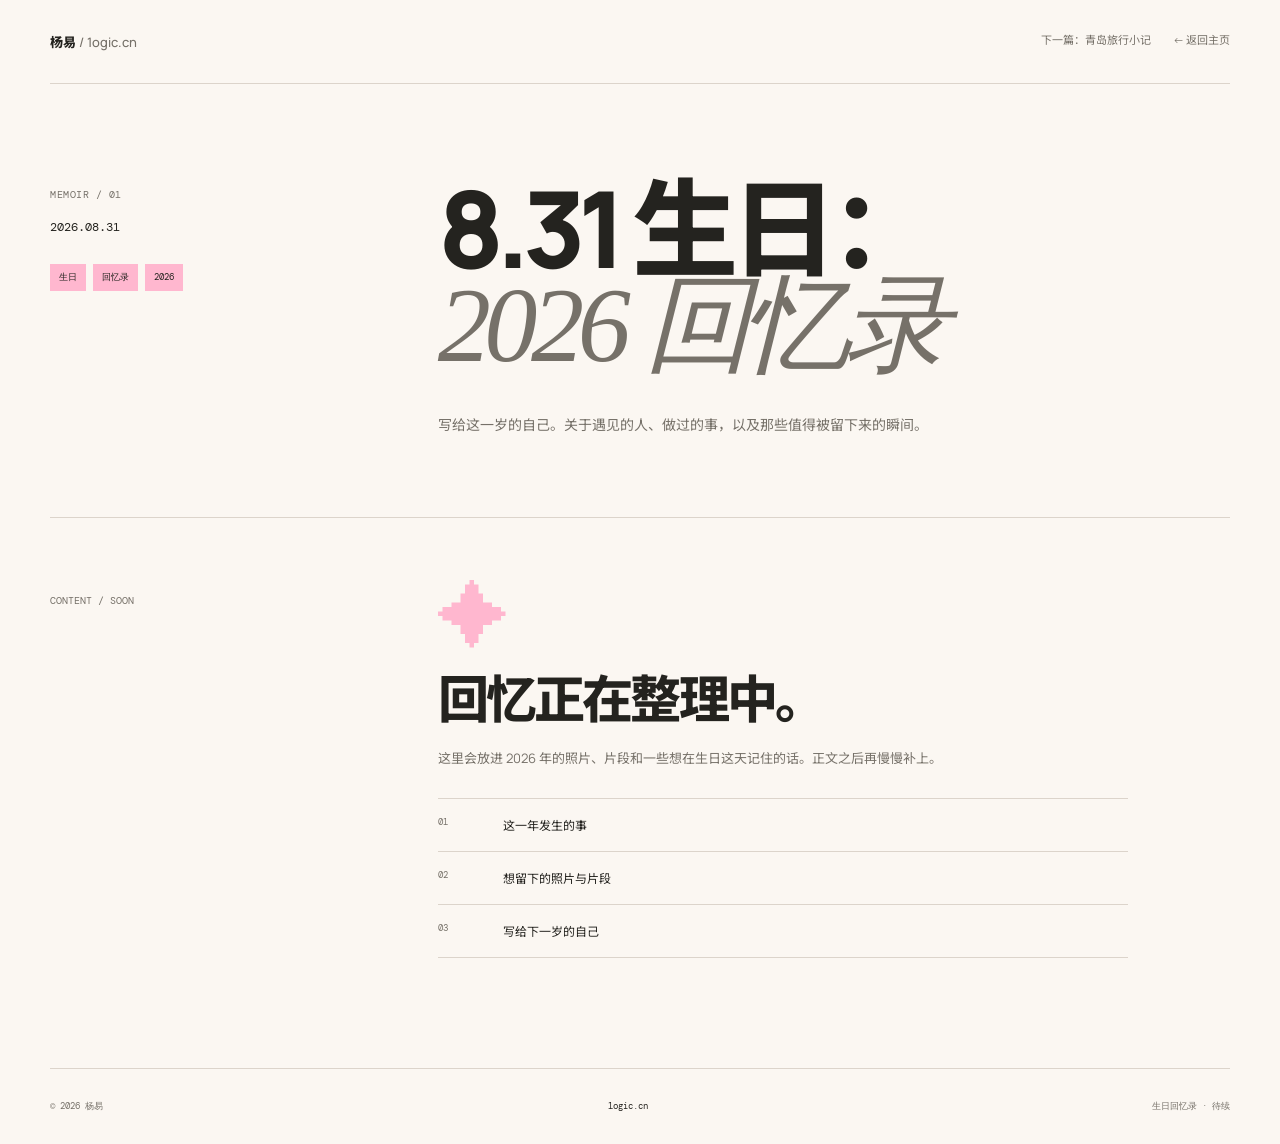
<file: posts/2026-memoir/index.html>
<!doctype html>
<html lang="zh-CN">
  <head>
    <meta charset="UTF-8" />
    <meta name="viewport" content="width=device-width, initial-scale=1.0" />
    <meta name="theme-color" content="#fbf7f2" />
    <meta name="description" content="杨易的 2026 回忆录，写在 8 月 31 日生日。" />
    <title>8.31 生日：2026 回忆录 / 杨易</title>
    <link rel="preconnect" href="https://fonts.googleapis.com" />
    <link rel="preconnect" href="https://fonts.gstatic.com" crossorigin />
    <link href="https://fonts.googleapis.com/css2?family=DM+Mono:wght@400;500&family=Manrope:wght@400;500;600;700;800&family=Noto+Sans+SC:wght@400;500;600;700;800&display=swap" rel="stylesheet" />
    <link rel="stylesheet" href="../../styles.css" />
    <link rel="stylesheet" href="../post.css" />
  </head>
  <body>
    <main class="post-page memoir-page">
      <header class="post-topbar">
        <a class="post-brand" href="/">杨易 <span>/ 1ogic.cn</span></a>
        <nav class="post-nav" aria-label="文章导航"><a href="/posts/qingdao-trip/">下一篇：青岛旅行小记</a><a href="/">← 返回主页</a></nav>
      </header>
      <article>
        <header class="post-hero">
          <div class="post-meta"><p class="post-kicker">MEMOIR / 01</p><time class="post-date" datetime="2026-08-31">2026.08.31</time><div class="post-tags"><span>生日</span><span>回忆录</span><span>2026</span></div></div>
          <div class="post-title"><h1>8.31 生日：<em>2026 回忆录</em></h1><p class="post-deck">写给这一岁的自己。关于遇见的人、做过的事，以及那些值得被留下来的瞬间。</p></div>
        </header>
        <div class="post-rule"></div>
        <section class="post-placeholder">
          <span class="placeholder-label">CONTENT / SOON</span>
          <div class="placeholder-content"><span class="placeholder-mark">✦</span><h2>回忆正在整理中。</h2><p>这里会放进 2026 年的照片、片段和一些想在生日这天记住的话。正文之后再慢慢补上。</p><div class="outline-list" aria-label="计划内容"><div class="outline-row"><span>01</span><span>这一年发生的事</span></div><div class="outline-row"><span>02</span><span>想留下的照片与片段</span></div><div class="outline-row"><span>03</span><span>写给下一岁的自己</span></div></div></div>
        </section>
      </article>
      <footer class="post-footer"><span>© 2026 杨易</span><a href="/">1ogic.cn</a><span>生日回忆录 · 待续</span></footer>
    </main>
  </body>
</html>
</file>
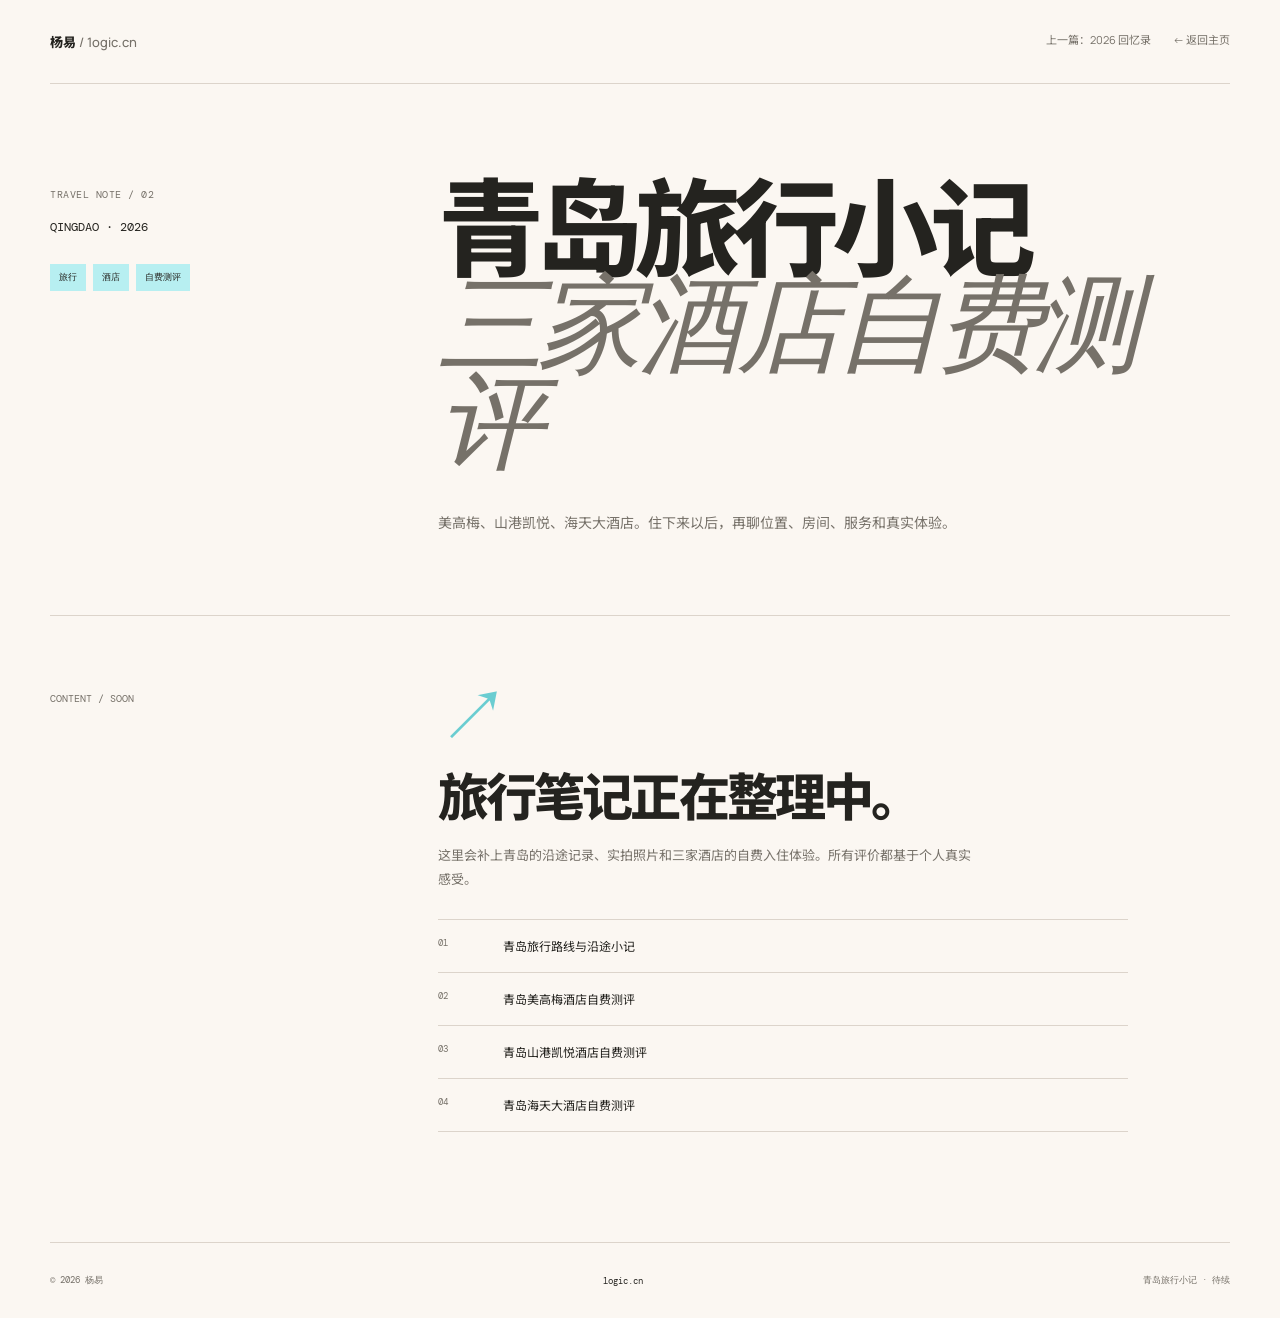
<file: posts/qingdao-trip/index.html>
<!doctype html>
<html lang="zh-CN">
  <head>
    <meta charset="UTF-8" />
    <meta name="viewport" content="width=device-width, initial-scale=1.0" />
    <meta name="theme-color" content="#fbf7f2" />
    <meta name="description" content="杨易的青岛旅行小记，以及美高梅、山港凯悦、海天大酒店自费测评。" />
    <title>青岛旅行小记 / 杨易</title>
    <link rel="preconnect" href="https://fonts.googleapis.com" />
    <link rel="preconnect" href="https://fonts.gstatic.com" crossorigin />
    <link href="https://fonts.googleapis.com/css2?family=DM+Mono:wght@400;500&family=Manrope:wght@400;500;600;700;800&family=Noto+Sans+SC:wght@400;500;600;700;800&display=swap" rel="stylesheet" />
    <link rel="stylesheet" href="../../styles.css" />
    <link rel="stylesheet" href="../post.css" />
  </head>
  <body>
    <main class="post-page travel-page">
      <header class="post-topbar">
        <a class="post-brand" href="/">杨易 <span>/ 1ogic.cn</span></a>
        <nav class="post-nav" aria-label="文章导航"><a href="/posts/2026-memoir/">上一篇：2026 回忆录</a><a href="/">← 返回主页</a></nav>
      </header>
      <article>
        <header class="post-hero">
          <div class="post-meta"><p class="post-kicker">TRAVEL NOTE / 02</p><span class="post-date">QINGDAO · 2026</span><div class="post-tags"><span>旅行</span><span>酒店</span><span>自费测评</span></div></div>
          <div class="post-title"><h1>青岛旅行小记<em>三家酒店自费测评</em></h1><p class="post-deck">美高梅、山港凯悦、海天大酒店。住下来以后，再聊位置、房间、服务和真实体验。</p></div>
        </header>
        <div class="post-rule"></div>
        <section class="post-placeholder">
          <span class="placeholder-label">CONTENT / SOON</span>
          <div class="placeholder-content"><span class="placeholder-mark">↗</span><h2>旅行笔记正在整理中。</h2><p>这里会补上青岛的沿途记录、实拍照片和三家酒店的自费入住体验。所有评价都基于个人真实感受。</p><div class="outline-list" aria-label="计划内容"><div class="outline-row"><span>01</span><span>青岛旅行路线与沿途小记</span></div><div class="outline-row"><span>02</span><span>青岛美高梅酒店自费测评</span></div><div class="outline-row"><span>03</span><span>青岛山港凯悦酒店自费测评</span></div><div class="outline-row"><span>04</span><span>青岛海天大酒店自费测评</span></div></div></div>
        </section>
      </article>
      <footer class="post-footer"><span>© 2026 杨易</span><a href="/">1ogic.cn</a><span>青岛旅行小记 · 待续</span></footer>
    </main>
  </body>
</html>
</file>
<file: styles.css>
:root {
  --paper: #f5f1ea;
  --paper-soft: #ebe6dd;
  --ink: #1d1d1a;
  --ink-soft: #6f6c64;
  --line: #d5d0c6;
  --acid: #d6ff57;
  --white: #fffdf9;
  --serif: Georgia, "Times New Roman", serif;
  --sans: "Manrope", "Noto Sans SC", sans-serif;
  --mono: "DM Mono", monospace;
}

* { box-sizing: border-box; }
html { scroll-behavior: smooth; }
body { margin: 0; background: var(--paper); color: var(--ink); font-family: var(--sans); transition: background .3s ease, color .3s ease; }
body.dark { --paper: #20211e; --paper-soft: #2b2c28; --ink: #f5f1ea; --ink-soft: #aca99f; --line: #484942; --white: #2a2b27; }
a { color: inherit; text-decoration: none; }
button { color: inherit; font: inherit; }
img { display: block; max-width: 100%; }
.site-shell { overflow: hidden; }
.topbar, .section-grid, .content-section, .footer { width: min(1180px, calc(100% - 64px)); margin: 0 auto; }
.topbar { height: 84px; display: flex; align-items: center; justify-content: space-between; border-bottom: 1px solid var(--line); }
.brand { display: inline-flex; align-items: center; gap: 10px; font-size: 14px; font-weight: 800; letter-spacing: .01em; }
.brand-mark { display: grid; width: 27px; height: 27px; place-items: center; background: var(--ink); color: var(--paper); font-family: var(--serif); font-style: italic; font-size: 17px; }
.muted { color: var(--ink-soft); }
.main-nav { display: flex; align-items: center; gap: 34px; margin-left: 70px; }
.nav-link { position: relative; color: var(--ink-soft); font-size: 13px; transition: color .2s ease; }
.nav-link:hover, .nav-link.active { color: var(--ink); }
.nav-link.active::after { position: absolute; content: ""; left: 0; right: 0; bottom: -11px; height: 2px; background: var(--ink); }
.topbar-actions { display: flex; align-items: center; gap: 18px; }
.icon-button, .menu-button { display: grid; place-items: center; width: 34px; height: 34px; border: 0; background: transparent; cursor: pointer; }
.icon-button svg, .menu-button svg { width: 16px; height: 16px; stroke-width: 1.8; }
.theme-icon-dark { display: none; }
body.dark .theme-icon-light { display: none; }
body.dark .theme-icon-dark { display: block; }
.topbar-contact { display: inline-flex; align-items: center; gap: 6px; font-size: 13px; font-weight: 700; }
.topbar-contact svg, .text-link svg, .contact-email svg, .footer svg { width: 14px; height: 14px; stroke-width: 1.8; }
.menu-button { display: none; }
.hero-section { min-height: 660px; display: grid; grid-template-columns: 1fr .86fr; align-items: center; gap: clamp(48px, 8vw, 120px); padding: 84px 0 105px; }
.eyebrow { margin: 0 0 26px; color: var(--ink-soft); font-family: var(--mono); font-size: 10px; letter-spacing: .06em; text-transform: uppercase; }
.status-dot { display: inline-block; width: 7px; height: 7px; margin-right: 8px; border-radius: 50%; background: #68ae51; box-shadow: 0 0 0 3px rgba(104, 174, 81, .15); }
h1, h2, h3, p { margin-top: 0; }
h1 { max-width: 620px; margin-bottom: 30px; font-size: clamp(56px, 7.2vw, 104px); line-height: .96; letter-spacing: -.055em; font-weight: 800; }
h1 em, h2 em { color: var(--ink-soft); font-family: var(--serif); font-weight: 400; letter-spacing: -.06em; }
.hero-intro { max-width: 420px; margin-bottom: 36px; color: var(--ink-soft); font-size: 15px; line-height: 1.85; }
.hero-actions { display: flex; align-items: center; gap: 24px; }
.button { display: inline-flex; align-items: center; justify-content: center; gap: 13px; min-height: 48px; padding: 0 20px; font-size: 12px; font-weight: 700; transition: transform .2s ease, background .2s ease; }
.button:hover { transform: translateY(-2px); }
.button-dark { background: var(--ink); color: var(--paper); }
.button svg { width: 15px; height: 15px; }
.text-link { display: inline-flex; align-items: center; gap: 8px; padding-bottom: 5px; border-bottom: 1px solid var(--ink); font-size: 12px; font-weight: 700; }
.text-link:hover { border-color: var(--ink-soft); color: var(--ink-soft); }
.hero-meta { display: flex; gap: 34px; margin-top: 88px; padding-top: 18px; border-top: 1px solid var(--line); color: var(--ink); font-family: var(--mono); font-size: 10px; }
.hero-meta div { display: flex; flex-direction: column; gap: 8px; }
.meta-label { color: var(--ink-soft); text-transform: uppercase; }
.hero-visual { position: relative; }
.portrait-frame { position: relative; width: 100%; max-width: 490px; margin-left: auto; background: var(--paper-soft); }
.portrait-frame::before { content: ""; position: absolute; z-index: -1; inset: 16px -16px -16px 16px; border: 1px solid var(--line); }
.portrait-frame img { width: 100%; aspect-ratio: .85; object-fit: cover; filter: grayscale(100%); mix-blend-mode: multiply; }
body.dark .portrait-frame img { mix-blend-mode: normal; opacity: .76; }
.portrait-caption { position: absolute; left: 0; right: 0; bottom: 0; display: flex; justify-content: space-between; padding: 17px 19px; background: rgba(29, 29, 26, .82); color: #f5f1ea; font-family: var(--mono); font-size: 9px; letter-spacing: .03em; }
.floating-note { position: absolute; right: -33px; top: 35%; display: flex; align-items: center; gap: 10px; padding: 13px 16px; background: var(--acid); color: var(--ink); font-size: 11px; font-weight: 700; line-height: 1.35; transform: rotate(5deg); box-shadow: 5px 5px 0 rgba(29,29,26,.12); }
.note-icon { font-size: 18px; }
.visual-index { position: absolute; left: -28px; bottom: 14px; display: flex; align-items: center; gap: 5px; font-family: var(--mono); font-size: 11px; }
.visual-index span { color: var(--ink-soft); }
.marquee-band { overflow: hidden; padding: 17px 0 16px; border-top: 1px solid var(--line); border-bottom: 1px solid var(--line); background: var(--acid); color: var(--ink); }
.marquee-track { display: flex; width: max-content; align-items: center; gap: 27px; animation: marquee 32s linear infinite; font-family: var(--mono); font-size: 11px; letter-spacing: .08em; }
.marquee-track b { font-size: 14px; font-weight: 400; }
@keyframes marquee { to { transform: translateX(-50%); } }
.content-section { padding: 125px 0; }
.section-heading { display: flex; align-items: end; justify-content: space-between; gap: 30px; margin-bottom: 48px; }
.section-heading .eyebrow { margin-bottom: 17px; }
h2 { margin-bottom: 0; font-size: clamp(35px, 4.5vw, 63px); line-height: .98; letter-spacing: -.055em; font-weight: 800; }
.section-summary { max-width: 280px; margin-bottom: 3px; color: var(--ink-soft); font-size: 13px; line-height: 1.7; }
.project-grid { display: grid; grid-template-columns: 1.16fr .84fr; gap: 54px 26px; }
.project-card { display: block; }
.project-card-featured { grid-row: span 2; }
.project-image { position: relative; overflow: hidden; background: var(--paper-soft); }
.project-card-featured .project-image { aspect-ratio: 1.28; }
.project-card:not(.project-card-featured) .project-image { aspect-ratio: 1.42; }
.project-image img { width: 100%; height: 100%; object-fit: cover; filter: saturate(.75); transition: transform .5s ease, filter .5s ease; }
.project-card:hover .project-image img { transform: scale(1.04); filter: saturate(1); }
.project-arrow { position: absolute; right: 16px; top: 16px; display: grid; width: 40px; height: 40px; place-items: center; background: var(--acid); color: var(--ink); opacity: 0; transform: translateY(5px); transition: opacity .2s ease, transform .2s ease; }
.project-arrow svg { width: 18px; height: 18px; }
.project-card:hover .project-arrow { opacity: 1; transform: translateY(0); }
.project-info { display: flex; justify-content: space-between; gap: 24px; padding-top: 18px; }
.project-type { color: var(--ink-soft); font-family: var(--mono); font-size: 9px; letter-spacing: .04em; }
h3 { margin: 8px 0 0; font-size: 26px; letter-spacing: -.04em; }
.project-info p { max-width: 205px; margin-bottom: 0; color: var(--ink-soft); font-size: 12px; line-height: 1.55; text-align: right; }
.about-section { display: grid; grid-template-columns: .85fr 1.15fr; padding: 110px 0 132px; border-top: 1px solid var(--line); }
.about-symbol { margin-top: 80px; color: var(--ink-soft); font-family: var(--serif); font-size: 72px; }
.about-copy { max-width: 640px; }
.about-copy h2 { margin-bottom: 42px; }
.about-copy h2 span { color: var(--ink-soft); font-family: var(--serif); font-weight: 400; }
.about-copy p { max-width: 470px; color: var(--ink-soft); font-size: 15px; line-height: 1.95; }
.about-copy .text-link { margin-top: 15px; }
.notes-section { padding-top: 0; }
.notes-section .section-heading { margin-bottom: 25px; }
.notes-list { border-top: 1px solid var(--line); }
.note-row { display: grid; grid-template-columns: 155px 1fr 18px; align-items: center; gap: 20px; padding: 24px 0; border-bottom: 1px solid var(--line); transition: padding .2s ease, color .2s ease; }
.note-row:hover { padding-left: 10px; color: var(--ink-soft); }
.note-date { color: var(--ink-soft); font-family: var(--mono); font-size: 10px; }
.note-title { font-size: 14px; font-weight: 600; }
.note-row svg { width: 15px; height: 15px; }
.contact-section { padding: 114px 32px 108px; background: var(--ink); color: var(--paper); }
.contact-inner { width: min(1116px, 100%); margin: auto; }
.contact-section .eyebrow { color: #a7a59b; }
.contact-section h2 { font-size: clamp(50px, 8vw, 112px); }
.contact-section h2 em { color: #a7a59b; }
.contact-email { display: inline-flex; align-items: center; gap: 10px; margin-top: 50px; padding-bottom: 10px; border-bottom: 1px solid var(--paper); font-family: var(--mono); font-size: 14px; }
.social-links { display: flex; gap: 25px; margin-top: 90px; color: #a7a59b; font-family: var(--mono); font-size: 10px; }
.social-links a:hover { color: var(--acid); }
.footer { display: flex; align-items: center; justify-content: space-between; min-height: 75px; color: var(--ink-soft); font-family: var(--mono); font-size: 9px; letter-spacing: .02em; }
.footer a { display: inline-flex; align-items: center; gap: 7px; color: var(--ink); }
.footer a:hover { color: var(--ink-soft); }

@media (max-width: 780px) {
  .topbar, .section-grid, .content-section, .footer { width: min(100% - 40px, 600px); }
  .topbar { height: 72px; }
  .main-nav { position: absolute; z-index: 5; left: 20px; right: 20px; top: 68px; display: none; flex-direction: column; align-items: stretch; gap: 0; padding: 8px 18px; border: 1px solid var(--line); background: var(--paper); box-shadow: 4px 4px 0 var(--line); }
  .main-nav.open { display: flex; }
  .nav-link { padding: 13px 0; border-bottom: 1px solid var(--line); }
  .nav-link:last-child { border-bottom: 0; }
  .nav-link.active::after { display: none; }
  .topbar-contact { display: none; }
  .menu-button { display: grid; }
  .hero-section { display: flex; flex-direction: column; align-items: stretch; gap: 65px; padding: 72px 0 90px; }
  h1 { font-size: clamp(58px, 16vw, 92px); }
  .hero-intro { font-size: 14px; }
  .hero-meta { margin-top: 65px; }
  .hero-visual { width: calc(100% - 20px); margin-left: 4px; }
  .floating-note { right: -18px; }
  .visual-index { left: -3px; bottom: -28px; }
  .content-section { padding: 88px 0; }
  .section-heading { align-items: start; flex-direction: column; margin-bottom: 32px; }
  .section-summary { max-width: 340px; }
  .project-grid { display: block; }
  .project-card { margin-bottom: 48px; }
  .project-card-featured .project-image { aspect-ratio: 1.1; }
  .project-card:not(.project-card-featured) .project-image { aspect-ratio: 1.25; }
  .project-info p { max-width: 170px; }
  .about-section { display: block; padding: 80px 0 90px; }
  .about-symbol { display: none; }
  .about-copy { margin-top: 50px; }
  .about-copy h2 { margin-bottom: 30px; }
  .notes-section { padding-top: 0; }
  .note-row { grid-template-columns: 83px 1fr 15px; gap: 10px; padding: 19px 0; }
  .note-title { font-size: 12px; line-height: 1.55; }
  .contact-section { padding: 86px 20px 75px; }
  .contact-section h2 { font-size: clamp(50px, 14vw, 82px); }
  .social-links { flex-wrap: wrap; margin-top: 65px; }
  .footer { min-height: 95px; flex-wrap: wrap; gap: 12px; padding: 18px 0; }
}

@media (prefers-reduced-motion: reduce) {
  html { scroll-behavior: auto; }
  *, *::before, *::after { animation-duration: .01ms !important; transition-duration: .01ms !important; }
}

/* Personal profile and project overrides. */
:root { --paper: #fbf7f2; --paper-soft: #f1e9e3; --ink: #24231f; --ink-soft: #767169; --line: #dcd4cb; --pink: #ffb7cf; --yellow: #ffe275; --cyan: #b7eff1; --white: #fffdf9; }
body.dark { --paper: #222421; --paper-soft: #2f312d; --ink: #f7f1e9; --ink-soft: #b3aea4; --line: #4d504a; --white: #2d302b; }
.brand-avatar { display: grid; width: 30px; height: 30px; overflow: hidden; place-items: center; border: 1px solid var(--ink); border-radius: 50%; background: var(--pink); }
.brand-avatar img { width: 100%; height: 100%; object-fit: cover; }
.topbar-message { display: inline-flex; align-items: center; gap: 6px; padding: 10px 13px; border: 1px solid var(--ink); font-size: 11px; font-weight: 700; }
.topbar-message:hover { background: var(--yellow); }
.topbar-message svg { width: 14px; height: 14px; stroke-width: 1.8; }
.avatar-frame { position: relative; width: min(100%, 470px); margin-left: auto; background: var(--pink); }
.avatar-frame::before { content: ""; position: absolute; z-index: -1; inset: 15px -15px -15px 15px; border: 1px solid var(--line); }
.avatar-frame img { width: 100%; aspect-ratio: 1; object-fit: cover; mix-blend-mode: multiply; }
body.dark .avatar-frame img { mix-blend-mode: normal; opacity: .9; }
.avatar-caption { position: absolute; left: 0; right: 0; bottom: 0; display: flex; justify-content: space-between; padding: 16px 18px; background: rgba(36,35,31,.87); color: #fbf7f2; font-family: var(--mono); font-size: 9px; }
.pass-showcase { display: grid; grid-template-columns: 1.16fr .84fr; gap: 55px; align-items: stretch; }
.pass-gallery { display: grid; grid-template-columns: 1.1fr .9fr; gap: 14px; align-items: end; }
.pass-photo { position: relative; overflow: hidden; background: var(--paper-soft); }
.pass-photo-main { aspect-ratio: .76; }
.pass-photo-side { aspect-ratio: .72; margin-bottom: 39px; }
.pass-photo img { width: 100%; height: 100%; object-fit: cover; transition: transform .5s ease; }
.pass-photo:hover img { transform: scale(1.04); }
.pass-photo figcaption { position: absolute; right: 0; bottom: 0; left: 0; padding: 12px 13px; background: rgba(36,35,31,.78); color: #fbf7f2; font-family: var(--mono); font-size: 9px; }
.pass-info { display: flex; flex-direction: column; justify-content: space-between; min-height: 350px; padding: 28px; border: 1px solid var(--line); background: var(--white); }
.pass-info h3 { margin: 13px 0 18px; font-size: clamp(27px, 3vw, 41px); line-height: 1; letter-spacing: -.06em; }
.pass-info p { max-width: 350px; margin-bottom: 0; color: var(--ink-soft); font-size: 13px; line-height: 1.8; }
.pass-tags { display: flex; flex-wrap: wrap; gap: 8px; margin: 42px 0 29px; }
.pass-tags span { padding: 7px 9px; background: var(--paper-soft); color: var(--ink-soft); font-family: var(--mono); font-size: 9px; }
.pass-tags span:last-child { background: var(--pink); color: var(--ink); }
.pass-buy { display: flex; align-items: end; justify-content: space-between; gap: 18px; padding-top: 18px; border-top: 1px solid var(--line); }
.pass-buy div { display: flex; flex-direction: column; gap: 8px; }
.pass-buy strong { font-family: var(--mono); font-size: 11px; }
.pass-buy-actions { align-items: center; flex-direction: row !important; flex-wrap: wrap; justify-content: flex-end; gap: 18px !important; }
.about-actions { display: flex; flex-wrap: wrap; gap: 23px; margin-top: 25px; }
.contact-actions { display: flex; align-items: center; flex-wrap: wrap; gap: 28px; margin-top: 49px; }
.contact-cta { display: inline-flex; align-items: center; gap: 10px; padding-bottom: 10px; border-bottom: 1px solid var(--paper); font-family: var(--mono); font-size: 13px; }
.contact-cta:hover { color: var(--yellow); border-color: var(--yellow); }
.contact-qq { color: #aaa79d; font-family: var(--mono); font-size: 12px; }
.contact-qq:hover { color: var(--pink); }
.contact-note { max-width: 390px; margin: 78px 0 0; color: #aaa79d; font-size: 11px; line-height: 1.7; }

@media (max-width: 780px) {
  .topbar-message { display: none; }
  .pass-showcase { display: flex; flex-direction: column; gap: 28px; }
  .pass-gallery { gap: 10px; }
  .pass-photo-side { margin-bottom: 20px; }
  .pass-info { min-height: 0; padding: 24px 20px; }
  .pass-tags { margin: 35px 0 25px; }
  .pass-buy { align-items: stretch; flex-direction: column; }
  .pass-buy-actions { justify-content: flex-start; }
  .pass-buy .button { align-self: flex-start; }
  .contact-section { padding: 87px 20px 74px; }
  .contact-section h2 { font-size: clamp(51px, 14vw, 83px); }
  .contact-note { margin-top: 62px; }
}
</file>
<file: posts/post.css>
:root {
  --post-paper: #fbf7f2;
  --post-ink: #24231f;
  --post-soft: #767169;
  --post-line: #dcd4cb;
  --post-pink: #ffb7cf;
  --post-yellow: #ffe275;
  --post-cyan: #b7eff1;
}

body { background: var(--post-paper); color: var(--post-ink); }
.post-page { width: min(1180px, calc(100% - 64px)); min-height: 100vh; margin: 0 auto; }
.post-topbar { display: flex; align-items: center; justify-content: space-between; height: 84px; border-bottom: 1px solid var(--post-line); }
.post-brand { font-size: 13px; font-weight: 800; }
.post-brand span { color: var(--post-soft); font-weight: 500; }
.post-nav { display: flex; align-items: center; gap: 22px; color: var(--post-soft); font-size: 11px; }
.post-nav a { padding-bottom: 4px; border-bottom: 1px solid transparent; }
.post-nav a:hover { color: var(--post-ink); border-color: var(--post-ink); }
.post-hero { display: grid; grid-template-columns: .36fr 1fr; gap: clamp(40px, 8vw, 120px); padding: 95px 0 78px; }
.post-meta { padding-top: 9px; }
.post-kicker { margin-bottom: 18px; color: var(--post-soft); font-family: var(--mono); font-size: 10px; letter-spacing: .05em; }
.post-date { display: block; margin-bottom: 29px; font-family: var(--mono); font-size: 12px; }
.post-tags { display: flex; flex-wrap: wrap; gap: 7px; }
.post-tags span { padding: 7px 9px; background: var(--post-pink); color: var(--post-ink); font-family: var(--mono); font-size: 9px; }
.travel-page .post-tags span { background: var(--post-cyan); }
.post-title h1 { max-width: 890px; margin: 0; font-size: clamp(57px, 8.3vw, 118px); line-height: .92; letter-spacing: -.07em; }
.post-title h1 em { display: block; color: var(--post-soft); font-family: Georgia, "Times New Roman", serif; font-weight: 400; }
.post-deck { max-width: 610px; margin: 38px 0 0; color: var(--post-soft); font-size: 14px; line-height: 1.9; }
.post-rule { height: 1px; background: var(--post-line); }
.post-placeholder { display: grid; grid-template-columns: .36fr 1fr; gap: clamp(40px, 8vw, 120px); min-height: 430px; padding: 76px 0 110px; }
.placeholder-label { color: var(--post-soft); font-family: var(--mono); font-size: 10px; }
.placeholder-content { max-width: 690px; }
.placeholder-mark { display: block; margin-bottom: 29px; color: var(--post-pink); font-family: Georgia, "Times New Roman", serif; font-size: 72px; line-height: .7; }
.travel-page .placeholder-mark { color: #6acdd1; }
.placeholder-content h2 { margin: 0 0 21px; font-size: clamp(30px, 4vw, 53px); line-height: 1; }
.placeholder-content p { max-width: 540px; margin-bottom: 28px; color: var(--post-soft); font-size: 13px; line-height: 1.85; }
.outline-list { display: grid; gap: 0; border-top: 1px solid var(--post-line); }
.outline-row { display: grid; grid-template-columns: 48px 1fr; gap: 17px; padding: 17px 0; border-bottom: 1px solid var(--post-line); font-size: 12px; }
.outline-row span:first-child { color: var(--post-soft); font-family: var(--mono); font-size: 9px; }
.post-footer { display: flex; align-items: center; justify-content: space-between; min-height: 76px; border-top: 1px solid var(--post-line); color: var(--post-soft); font-family: var(--mono); font-size: 9px; }
.post-footer a { color: var(--post-ink); }
.post-footer a:hover { color: var(--post-soft); }

@media (max-width: 780px) {
  .post-page { width: min(100% - 40px, 600px); }
  .post-topbar { height: 72px; }
  .post-nav { gap: 13px; }
  .post-nav a:first-child { display: none; }
  .post-hero, .post-placeholder { display: block; }
  .post-hero { padding: 67px 0 62px; }
  .post-meta { margin-bottom: 45px; }
  .post-title h1 { font-size: clamp(55px, 16.5vw, 84px); }
  .post-deck { font-size: 13px; }
  .post-placeholder { min-height: 0; padding: 58px 0 82px; }
  .placeholder-label { display: block; margin-bottom: 48px; }
  .placeholder-content p { font-size: 12px; }
  .post-footer { min-height: 91px; flex-wrap: wrap; gap: 12px; padding: 18px 0; }
}
</file>
